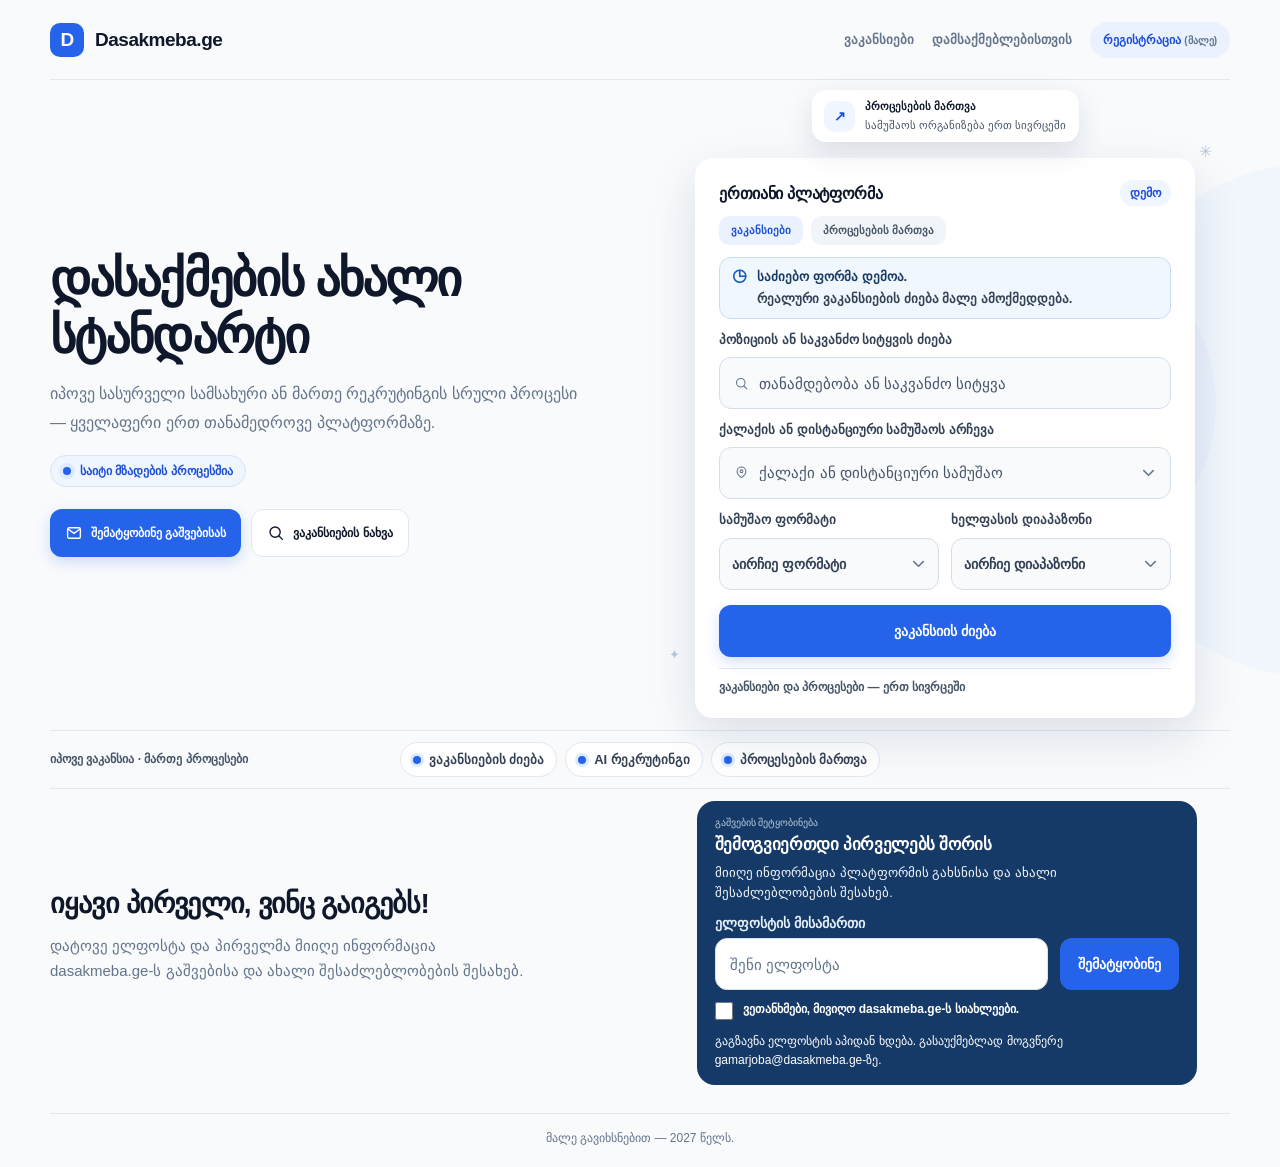
<file: dasakmeba.ge/index.html>
<!doctype html>
<html lang="ka">
<head>
  <meta charset="utf-8">
  <meta name="viewport" content="width=device-width, initial-scale=1">
  <meta name="theme-color" content="#f5f9ff">
  <link rel="icon" type="image/svg+xml" href="favicon.svg">
  <meta name="description" content="dasakmeba.ge — ვაკანსიების მოძიება და სამუშაო პროცესების მართვა ერთ პლატფორმაზე. საიტი მზადების პროცესშია.">
  <title>დასაქმება — მალე გავიხსნებით</title>
  <link rel="stylesheet" href="styles.css">
</head>
<body>
  <div class="page">
    <div class="wrap">
      <header>
        <a class="brand" href="#top" aria-label="Dasakmeba.ge — მთავარი"><span class="brandmark" aria-hidden="true">D</span><span>Dasakmeba.ge</span></a>
        <nav aria-label="მთავარი ნავიგაცია">
          <a href="jobs.html">ვაკანსიები</a>
          <a href="#contact">დამსაქმებლებისთვის</a>
          <span class="nav-register">რეგისტრაცია <small>(მალე)</small></span>
        </nav>
      </header>
      <main id="top">
        <section class="hero" aria-labelledby="hero-title">
          <div class="hero-copy">
            
            <h1 id="hero-title">დასაქმების ახალი სტანდარტი</h1>
            <p class="lead">იპოვე სასურველი სამსახური ან მართე რეკრუტინგის სრული პროცესი — ყველაფერი ერთ თანამედროვე პლატფორმაზე.</p>
            <div class="eyebrow"><span class="pulse"></span> საიტი მზადების პროცესშია</div>
            <div class="contact-row">
              <a class="button button-primary" href="#contact"><svg viewBox="0 0 24 24" fill="none" aria-hidden="true"><rect x="3.5" y="5" width="17" height="14" rx="2" stroke="currentColor" stroke-width="1.8"/><path d="m4.5 7 7.5 5.5L19.5 7" stroke="currentColor" stroke-width="1.8" stroke-linecap="round" stroke-linejoin="round"/></svg>შემატყობინე გაშვებისას</a>
              <a class="button button-secondary" href="jobs.html"><svg viewBox="0 0 24 24" fill="none" aria-hidden="true"><circle cx="10.8" cy="10.8" r="6.8" stroke="currentColor" stroke-width="1.8"/><path d="m16 16 4.5 4.5" stroke="currentColor" stroke-width="1.8" stroke-linecap="round"/></svg>ვაკანსიების ნახვა</a>
            </div>
          </div>
          <div class="art" aria-label="ვაკანსიების ძიების მომავალი გვერდის ილუსტრაცია">
            <div class="orbit"></div><span class="spark one" aria-hidden="true">✳</span><span class="spark two" aria-hidden="true">✦</span>
            <div class="float-card top"><span class="float-icon">↗</span><span>პროცესების მართვა<span class="float-sub">სამუშაოს ორგანიზება ერთ სივრცეში</span></span></div>
            <div class="search-card">
              <div class="search-head"><div class="search-title">ერთიანი პლატფორმა</div><div class="soon-tag">დემო</div></div><div class="product-tabs" aria-label="პლატფორმის მიმართულებების წინასწარი ხედვა"><span class="tab active">ვაკანსიები</span><span class="tab">პროცესების მართვა</span></div>
              <div class="preview-note" role="status"><span class="preview-icon" aria-hidden="true">◷</span><span class="preview-copy"><strong>საძიებო ფორმა დემოა.</strong><br>რეალური ვაკანსიების ძიება მალე ამოქმედდება.</span></div>
              <label class="field-label" for="position-search">პოზიციის ან საკვანძო სიტყვის ძიება</label>
              <div class="field demo-field"><svg viewBox="0 0 24 24" fill="none" aria-hidden="true"><circle cx="10.8" cy="10.8" r="6.8" stroke="currentColor" stroke-width="1.7"/><path d="m16 16 4.5 4.5" stroke="currentColor" stroke-width="1.7" stroke-linecap="round"/></svg><input id="position-search" type="search" placeholder="თანამდებობა ან საკვანძო სიტყვა" disabled></div>
              <label class="field-label" for="location-select">ქალაქის ან დისტანციური სამუშაოს არჩევა</label>
              <div class="field demo-field"><svg viewBox="0 0 24 24" fill="none" aria-hidden="true"><path d="M19 10.2c0 5-7 10-7 10s-7-5-7-10a7 7 0 1 1 14 0Z" stroke="currentColor" stroke-width="1.7"/><circle cx="12" cy="10" r="2.2" stroke="currentColor" stroke-width="1.7"/></svg><select id="location-select" disabled><option>ქალაქი ან დისტანციური სამუშაო</option></select><svg class="select-chevron" viewBox="0 0 16 16" fill="none" aria-hidden="true"><path d="m3 6 5 5 5-5" stroke="currentColor" stroke-width="1.6" stroke-linecap="round" stroke-linejoin="round"/></svg></div>
              <div class="filter-grid">
                <label><span>სამუშაო ფორმატი</span><div class="field demo-field"><select aria-label="სამუშაო ფორმატი" disabled><option>აირჩიე ფორმატი</option></select><svg class="select-chevron" viewBox="0 0 16 16" fill="none" aria-hidden="true"><path d="m3 6 5 5 5-5" stroke="currentColor" stroke-width="1.6" stroke-linecap="round" stroke-linejoin="round"/></svg></div></label>
                <label><span>ხელფასის დიაპაზონი</span><div class="field demo-field"><select aria-label="ხელფასის დიაპაზონი" disabled><option>აირჩიე დიაპაზონი</option></select><svg class="select-chevron" viewBox="0 0 16 16" fill="none" aria-hidden="true"><path d="m3 6 5 5 5-5" stroke="currentColor" stroke-width="1.6" stroke-linecap="round" stroke-linejoin="round"/></svg></div></label>
              </div>
              <button class="search-button" type="button" id="preview-search-button">ვაკანსიის ძიება</button>
              <p class="search-feedback" id="search-feedback" role="status" aria-live="polite" hidden>ვაკანსიების ძიების ფუნქცია მალე გახდება ხელმისაწვდომი. <a href="#contact">დატოვე ელფოსტა</a> და პირველმა გაიგე პლატფორმის გაშვების შესახებ.</p>
              <div class="card-divider"></div>
              <div class="card-foot"><span>ვაკანსიები და პროცესები — ერთ სივრცეში</span></div>
            </div>
          </div>
        </section>
        <section class="strip" id="directions" aria-label="ვაკანსიების მიმართულებები">
          <div class="strip-title">იპოვე ვაკანსია · მართე პროცესები</div>
          <div class="chips"><span class="chip"><span></span>ვაკანსიების ძიება</span><span class="chip"><span></span>AI რეკრუტინგი</span><span class="chip"><span></span>პროცესების მართვა</span></div>
        </section>
        <section class="below" id="contact">
          <div><h2>იყავი პირველი, ვინც გაიგებს!</h2><p>დატოვე ელფოსტა და პირველმა მიიღე ინფორმაცია dasakmeba.ge-ს გაშვებისა და ახალი შესაძლებლობების შესახებ.</p></div>
          <div>
            <div class="contact-card notify-card">
              <small>გაშვების შეტყობინება</small>
              <h3>შემოგვიერთდი პირველებს შორის</h3>
              <p>მიიღე ინფორმაცია პლატფორმის გახსნისა და ახალი შესაძლებლობების შესახებ.</p>
              <form class="notify-form" id="launch-notify" action="mailto:gamarjoba@dasakmeba.ge" method="post" enctype="text/plain">
                <label for="notify-email">ელფოსტის მისამართი</label>
                <div class="notify-row"><input id="notify-email" name="email" type="email" autocomplete="email" placeholder="შენი ელფოსტა" required><button type="submit">შემატყობინე</button></div>
                <label class="notify-consent"><input type="checkbox" name="consent" required><span>ვეთანხმები, მივიღო dasakmeba.ge-ს სიახლეები.</span></label>
                <p class="notify-privacy">გაგზავნა ელფოსტის აპიდან ხდება. გასაუქმებლად მოგვწერე <a href="mailto:gamarjoba@dasakmeba.ge">gamarjoba@dasakmeba.ge</a>-ზე.</p>
                <p class="notify-status" role="status" aria-live="polite"></p>
              </form>
            </div>
          </div>
        </section>
      </main>
      <footer><span>მალე გავიხსნებით — 2027 წელს.</span></footer>
    </div>
  </div>
  <script>
    // Clear the old preview anchor so saved #jobs-search links open at the top.
    const pageNavigation = performance.getEntriesByType('navigation')[0];
    if (window.location.hash === '#jobs-search') {
      try { window.history.replaceState(null, '', window.location.pathname + window.location.search); } catch (error) {}
      window.scrollTo(0, 0);
    } else if (!window.location.hash && pageNavigation && pageNavigation.type === 'reload') {
      window.scrollTo(0, 0);
    }
    document.getElementById('preview-search-button').addEventListener('click', function () {
      document.getElementById('search-feedback').hidden = false;
    });
document.getElementById('launch-notify').addEventListener('submit', function (event) {
      event.preventDefault();
      const email = this.elements.email.value.trim();
      const subject = encodeURIComponent('შეგვატყობინე dasakmeba.ge-ს გაშვებისას');
      const body = encodeURIComponent('თანახმა ვარ მივიღო სიახლეები dasakmeba.ge-ს გაშვებისა და ახალი შესაძლებლობების შესახებ.\n\nჩემი ელფოსტა: ' + email + '\n\nგამოწერის გაუქმებას მოვითხოვ ელფოსტით.');
      this.querySelector('.notify-status').textContent = 'ელფოსტის აპში გასაგზავნი წერილი გაიხსნა. რეგისტრაციის დასასრულებლად წერილი გააგზავნე.';
      window.location.href = 'mailto:gamarjoba@dasakmeba.ge?subject=' + subject + '&body=' + body;
    });
  </script>
</body>
</html>
</file>
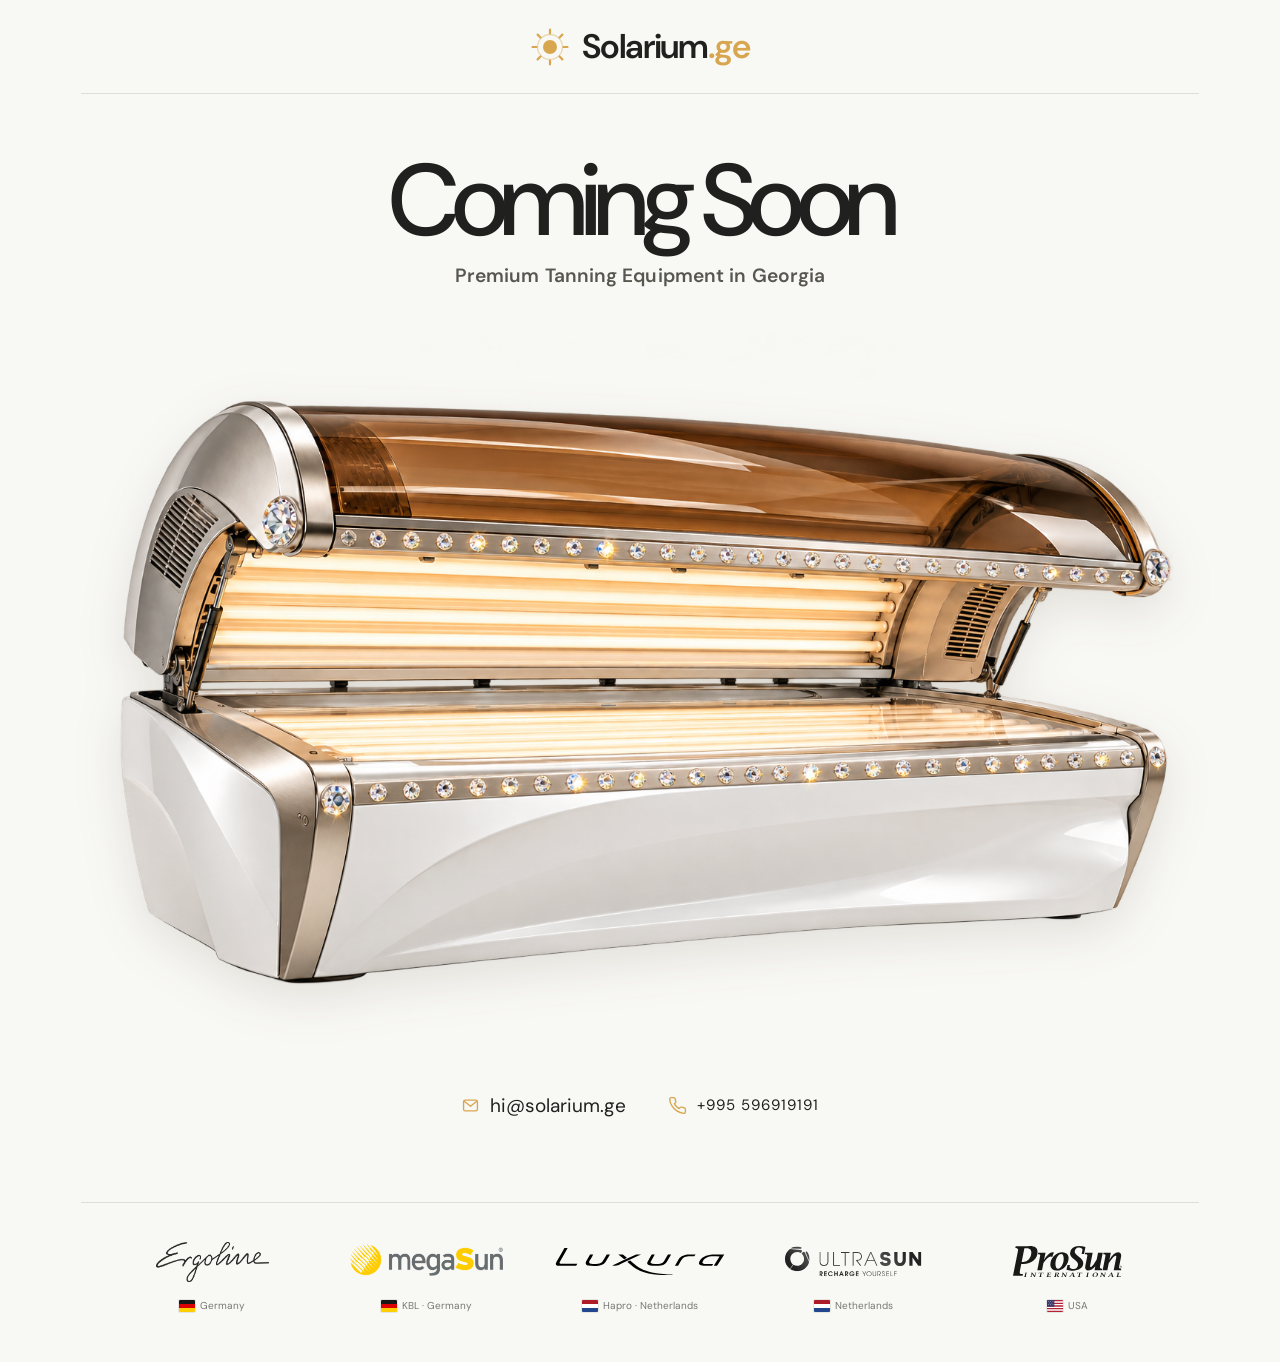
<file: outputs/index.html>
<!doctype html>
<html lang="ka">
<head>
  <meta charset="utf-8">
  <meta name="viewport" content="width=device-width, initial-scale=1">
  <meta name="theme-color" content="#f8f8f5">
  <meta name="description" content="Solarium.ge — ვერტიკალური და ჰორიზონტალური სოლარიუმები მალე.">
  <title>Solarium.ge — Coming Soon</title>
  <link rel="icon" type="image/svg+xml" href="favicon.svg">
  <link rel="preconnect" href="https://fonts.googleapis.com">
  <link rel="preconnect" href="https://fonts.gstatic.com" crossorigin>
  <link href="https://fonts.googleapis.com/css2?family=DM+Sans:wght@400;500;600;700&family=Dancing+Script:wght@600;700&family=Noto+Sans+Georgian:wght@400;500;600;700&display=swap" rel="stylesheet">
  <style>
    :root {
      color-scheme: light;
      --paper: #f8f8f5;
      --ink: #20211f;
      --muted: #777873;
      --line: #deded8;
      --sun: #d9a650;
      font-family: "Noto Sans Georgian", "DM Sans", sans-serif;
      font-synthesis: none;
      text-rendering: optimizeLegibility;
    }
    * { box-sizing: border-box; }
    html { min-width: 320px; min-height: 100%; background: var(--paper); }
    body { min-width: 320px; min-height: 100svh; margin: 0; color: var(--ink); background: var(--paper); }
    .page { width: min(100%, 1500px); margin: 0 auto; padding: 0 clamp(20px, 6.3vw, 96px); }
    .masthead { display: flex; min-height: 94px; align-items: center; justify-content: center; border-bottom: 1px solid var(--line); }
    .wordmark { display: inline-flex; align-items: center; gap: 12px; font-family: "DM Sans", sans-serif; font-size: clamp(24px, 3vw, 34px); font-weight: 600; letter-spacing: -.04em; }
    .sun-mark { display: block; width: clamp(31px, 3.5vw, 40px); height: clamp(31px, 3.5vw, 40px); flex: none; color: var(--sun); }
    .wordmark .name span { color: var(--sun); }
    main { padding: clamp(23px, 3.8vw, 53px) 0 48px; }
    .products { display: grid; grid-template-columns: minmax(0, 1fr); align-items: stretch; gap: 0; }
    .product { width: min(100%, 1100px); min-width: 0; margin: 0; justify-self: center; }
    .product-art { display: grid; aspect-ratio: 3 / 2; place-items: center; overflow: visible; background: transparent; }
    .product img { display: block; width: 103.4%; height: auto; object-fit: contain; filter: drop-shadow(0 16px 24px rgba(76, 57, 35, .12)); }
    .soon { margin: 9px 0 0; font-family: "DM Sans", sans-serif; font-size: clamp(45px, 7.92vw, 104.4px); font-weight: 500; line-height: .95; letter-spacing: -.075em; text-align: center; }
    .tagline { margin: 14px 0 clamp(8px, 1.6vw, 18px); color: #57564f; font-family: "DM Sans", sans-serif; font-size: clamp(14.4px, 1.68vw, 19.2px); font-weight: 600; letter-spacing: .005em; line-height: 1.5; text-align: center; text-wrap: balance; }
    .contact { display: flex; align-items: center; justify-content: center; flex-wrap: wrap; gap: 13px clamp(22px, 4vw, 42px); margin-top: clamp(12px, 2vw, 28px); font-family: "DM Sans", "Noto Sans Georgian", sans-serif; }
    .email { display: inline-flex; align-items: center; gap: 10px; color: var(--ink); font-size: clamp(16px, 2vw, 19px); font-weight: 400; }
    .email svg { width: 19px; height: 19px; flex: none; color: var(--sun); }
    .phone { display: inline-flex; align-items: center; gap: 10px; color: var(--ink); font-size: 15px; letter-spacing: .07em; }
    .phone svg { width: 19px; height: 19px; flex: none; color: var(--sun); }
    .brands { display: flex; min-height: 112px; align-items: center; justify-content: center; gap: clamp(12px, 1.4vw, 20px); margin-top: clamp(46px, 7vw, 84px); padding-top: 25px; border-top: 1px solid var(--line); }
    .brand { display: flex; width: 196px; flex: 0 1 196px; flex-direction: column; align-items: center; justify-content: center; color: #3c3e3b; }
    .brand-item { display: flex; align-items: center; justify-content: center; height: 65px; width: 100%; }
    .brand-item img { display: block; max-width: 100%; max-height: 32px; width: auto; height: auto; object-fit: contain; }
    .brand-logo { flex: none; }
    .brand.ergoline .brand-item img { max-height: 40px; }
    .brand.luxura .brand-item img { max-width: 170px; }
    .brand.megasun .brand-logo { transform: translateY(-2px); }
    .brand.ergoline .brand-logo {filter: grayscale(1) brightness(.42);}
    .brand.ultrasun .brand-logo {filter: grayscale(1) brightness(.42);}
    .brand-country { display: inline-flex; align-items: center; gap: 5px; margin-top: 6px; color: var(--muted); font-family: "DM Sans", sans-serif; font-size: 10px; line-height: 1; white-space: nowrap; }
    .brand-country svg { display: block; width: 16px; height: 12px; flex: none; border-radius: 1px; box-shadow: 0 0 0 1px rgba(32, 33, 31, .09); }
    @media (max-width: 720px) {
      .page { padding-inline: 18px; }
      .masthead { min-height: 76px; }
      main { padding-top: 19px; padding-bottom: 10px; }
      .products { grid-template-columns: 1fr; gap: 24px; }
      .product { width: min(100%, 540px); justify-self: center; }
      .soon { margin: 5px 0 0; }
      .tagline { margin: 12px 0 14px; }
      .contact { margin-top: 10px; }
      .brands { min-height: 96px; margin-top: 50px; flex-wrap: wrap; justify-content: center; gap: 15px 12px; }
      .brand { width: calc((100% - 24px) / 3); min-width: 0; flex: 0 0 calc((100% - 24px) / 3); }
      .brand-item img { max-height: clamp(14px, 4vw, 28px); }
      .brand.ergoline .brand-item img { max-height: clamp(21px, 5vw, 36px); }
      .brand.luxura .brand-item img { max-width: min(100%, clamp(87px, 22vw, 160px)); max-height: clamp(21px, 5vw, 36px); }
      .brand-country { max-width: 100%; min-height: 20px; flex-wrap: wrap; justify-content: center; gap: 3px; font-size: 8px; line-height: 1.1; text-align: center; white-space: normal; }
      .phone, .phone a, .phone a:link, .phone a:visited, .phone a:hover, .phone a:active { color: var(--ink) !important; -webkit-text-fill-color: var(--ink); text-decoration: none; }
      .brand-item { height: 48px; }
      .brand-country { align-items: flex-start; margin-top: 2px; }
      .brand-country svg { width: 12px; height: 9px; }
    }
    @media (max-width: 380px) {
      .page { padding-inline: 14px; }
    }
  </style>
</head>
<body>
  <div class="page">
    <header class="masthead">
      <div class="wordmark">
        <svg class="sun-mark" viewBox="0 0 40 40" fill="none" aria-hidden="true">
          <circle cx="20" cy="20" r="7" fill="currentColor"/>
          <path d="M20 2.5v4M20 33.5v4M2.5 20h4M33.5 20h4M7.63 7.63l2.83 2.83m19.08 19.08 2.83 2.83m0-24.74-2.83 2.83m-19.08 19.08-2.83 2.83" stroke="currentColor" stroke-width="2.2" stroke-linecap="round"/>
          <circle cx="20" cy="20" r="12.5" stroke="currentColor" stroke-width="1.3" opacity=".42"/>
        </svg>
        <span class="name">Solarium<span>.ge</span></span>
      </div>
    </header>
    <main>
      <h1 class="soon">Coming Soon</h1>
      <p class="tagline">Premium Tanning Equipment in Georgia</p>
      <section class="products" aria-label="ჰორიზონტალური სოლარიუმი">

        <figure class="product">
          <div class="product-art"><img src="solarium-horizontal-crystal.png" alt="ჰორიზონტალური სოლარიუმის საილუსტრაციო რენდერი"></div>
        </figure>

      </section>
      <section class="contact" aria-label="საკონტაქტო ინფორმაცია">
        <div class="email">
          <svg viewBox="0 0 24 24" fill="none" aria-hidden="true"><rect x="3.25" y="5.25" width="17.5" height="13.5" rx="2" stroke="currentColor" stroke-width="1.7"/><path d="m4.5 7 7.5 6 7.5-6" stroke="currentColor" stroke-width="1.7" stroke-linecap="round" stroke-linejoin="round"/></svg>
          <span>hi@solarium.ge</span>
        </div>
        <div class="phone">
          <svg viewBox="0 0 24 24" fill="none" aria-hidden="true"><path d="M22 16.92v3a2 2 0 0 1-2.18 2 19.79 19.79 0 0 1-8.63-3.07 19.5 19.5 0 0 1-6-6A19.79 19.79 0 0 1 2.12 4.18 2 2 0 0 1 4.11 2h3a2 2 0 0 1 2 1.72c.12.96.35 1.9.69 2.8a2 2 0 0 1-.45 2.11L8.08 9.91a16 16 0 0 0 6 6l1.27-1.27a2 2 0 0 1 2.11-.45c.9.34 1.84.57 2.8.69A2 2 0 0 1 22 16.92Z" stroke="currentColor" stroke-width="1.7" stroke-linecap="round" stroke-linejoin="round"/></svg>
          <span>+995 596919191</span>
        </div>
      </section>
      <section class="brands" aria-label="წარმოდგენილი ბრენდები">
        <div class="brand ergoline"><div class="brand-item"><img class="brand-logo" src="brand-logos/ergoline.png" alt="Ergoline"></div><span class="brand-country"><svg viewBox="0 0 24 18" aria-hidden="true"><path fill="#171717" d="M0 0h24v6H0z"/><path fill="#d00" d="M0 6h24v6H0z"/><path fill="#ffce00" d="M0 12h24v6H0z"/></svg>Germany</span></div>
        <div class="brand megasun"><div class="brand-item"><img class="brand-logo" src="brand-logos/megasun-trim.png" alt="megaSun"></div><span class="brand-country"><svg viewBox="0 0 24 18" aria-hidden="true"><path fill="#171717" d="M0 0h24v6H0z"/><path fill="#d00" d="M0 6h24v6H0z"/><path fill="#ffce00" d="M0 12h24v6H0z"/></svg>KBL · Germany</span></div>
        <div class="brand luxura"><div class="brand-item"><img class="brand-logo" src="brand-logos/luxura.svg" alt="Luxura"></div><span class="brand-country"><svg viewBox="0 0 24 18" aria-hidden="true"><path fill="#ae1c28" d="M0 0h24v6H0z"/><path fill="#fff" d="M0 6h24v6H0z"/><path fill="#21468b" d="M0 12h24v6H0z"/></svg>Hapro · Netherlands</span></div>
        <div class="brand ultrasun"><div class="brand-item"><img class="brand-logo" src="brand-logos/ultrasun.svg" alt="Ultrasun"></div><span class="brand-country"><svg viewBox="0 0 24 18" aria-hidden="true"><path fill="#ae1c28" d="M0 0h24v6H0z"/><path fill="#fff" d="M0 6h24v6H0z"/><path fill="#21468b" d="M0 12h24v6H0z"/></svg>Netherlands</span></div>
        <div class="brand prosun"><div class="brand-item"><img class="brand-logo" src="brand-logos/prosun.svg" alt="ProSun"></div><span class="brand-country"><svg viewBox="0 0 24 18" aria-hidden="true"><path fill="#fff" d="M0 0h24v18H0z"/><path fill="#b22234" d="M0 0h24v2H0zm0 4h24v2H0zm0 4h24v2H0zm0 4h24v2H0zm0 4h24v2H0z"/><path fill="#3c3b6e" d="M0 0h11v10H0z"/><g fill="#fff"><circle cx="2" cy="2" r=".55"/><circle cx="5.5" cy="2" r=".55"/><circle cx="9" cy="2" r=".55"/><circle cx="3.75" cy="4.5" r=".55"/><circle cx="7.25" cy="4.5" r=".55"/><circle cx="2" cy="7" r=".55"/><circle cx="5.5" cy="7" r=".55"/><circle cx="9" cy="7" r=".55"/></g></svg>USA</span></div>
      </section>
    </main>
  </div>
</body>
</html>
</file>
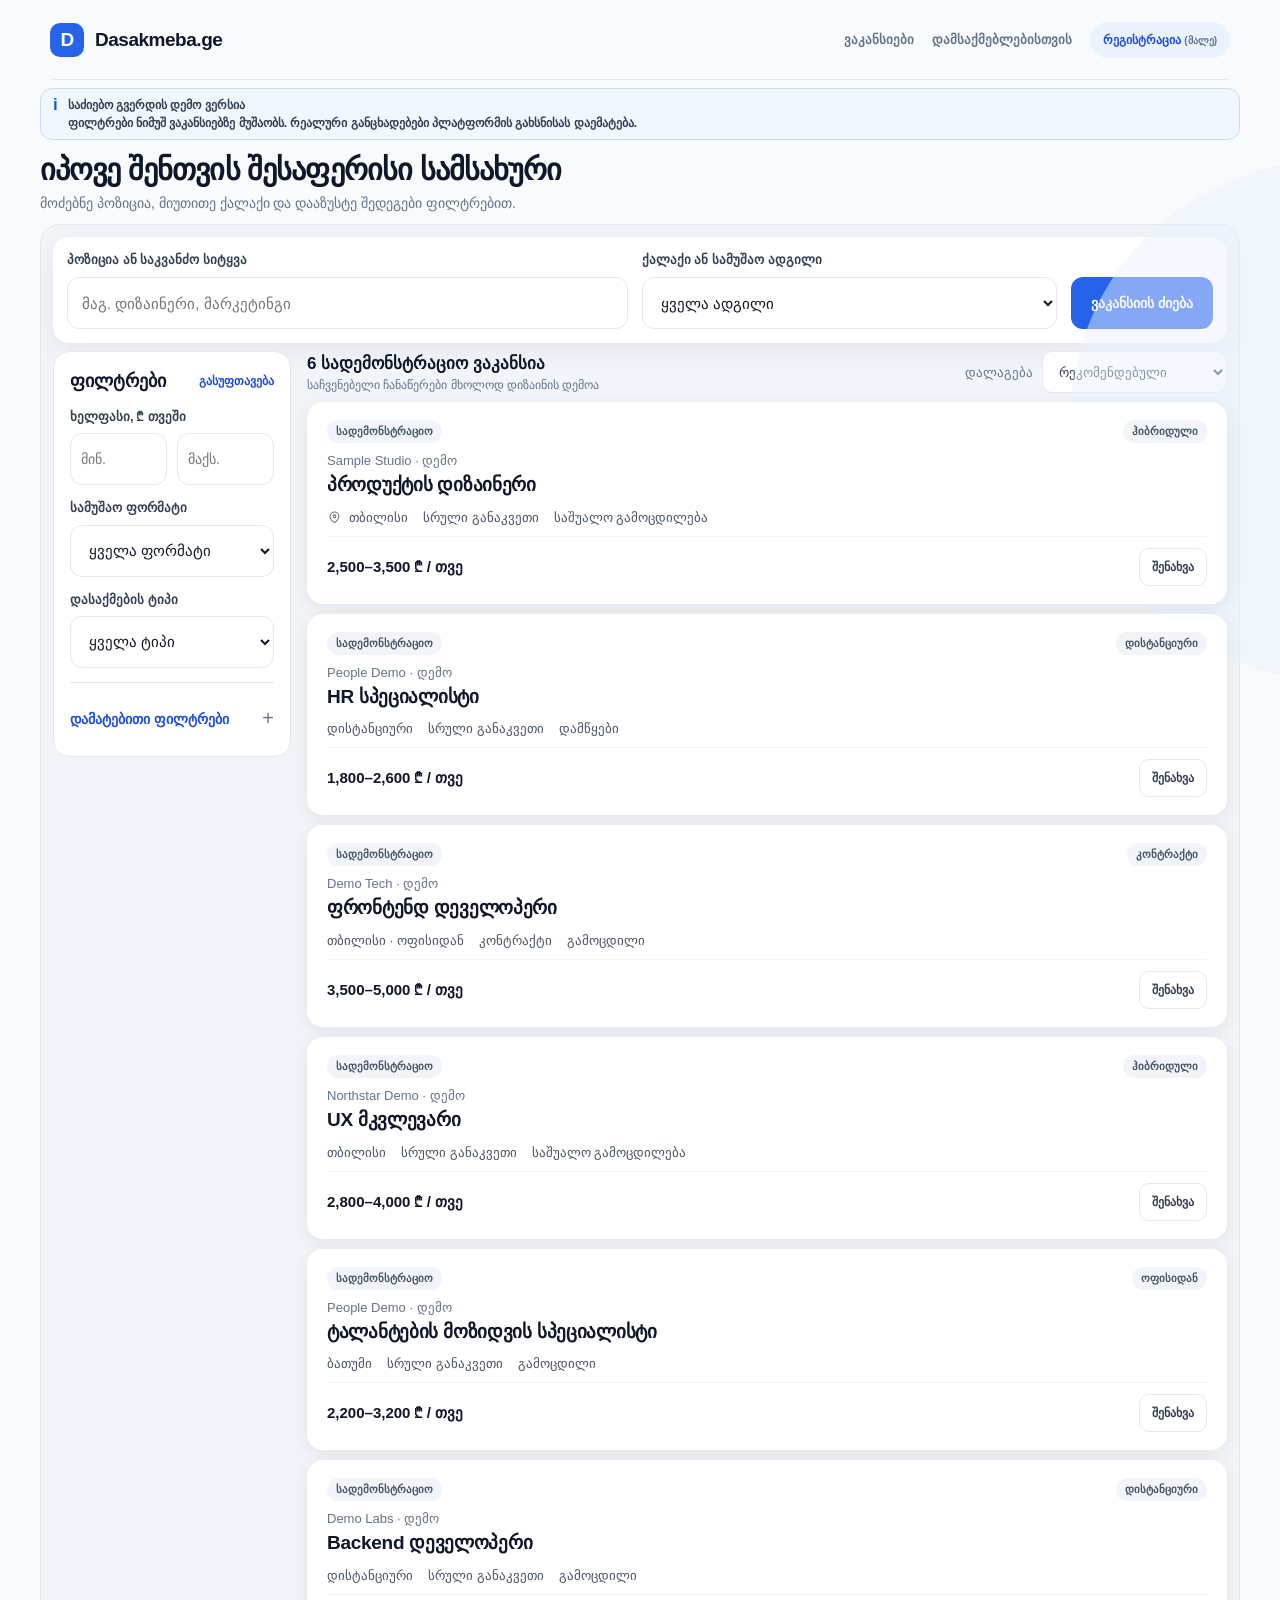
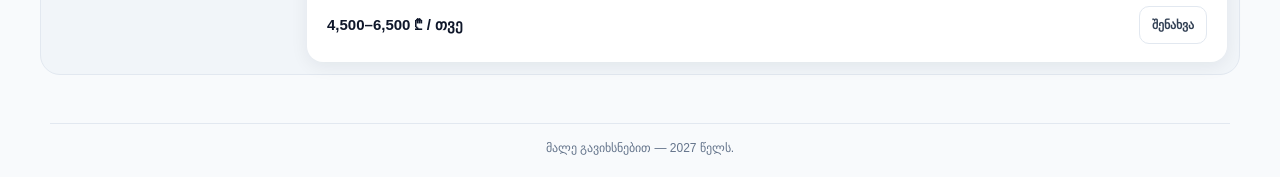
<file: dasakmeba.ge/jobs.html>
<!doctype html>
<html lang="ka">
<head>
  <meta charset="utf-8">
  <meta name="viewport" content="width=device-width, initial-scale=1">
  <meta name="theme-color" content="#F8FAFC">
  <meta name="description" content="dasakmeba.ge — ვაკანსიების ძიების წინასწარი დემო.">
  <link rel="icon" type="image/svg+xml" href="favicon.svg">
  <link rel="stylesheet" href="styles.css">
  <title>ვაკანსიების ძიება — Dasakmeba.ge</title>
</head>
<body>
  <div class="page">
    <div class="wrap">
      <header>
        <a class="brand" href="index.html" aria-label="Dasakmeba.ge — მთავარი"><span class="brandmark" aria-hidden="true">D</span><span>Dasakmeba.ge</span></a>
        <nav aria-label="მთავარი ნავიგაცია">
          <a href="jobs.html" aria-current="page">ვაკანსიები</a>
          <a href="index.html#contact">დამსაქმებლებისთვის</a>
          <span class="nav-register">რეგისტრაცია <small>(მალე)</small></span>
        </nav>
      </header>
    </div>
    <main class="jobs-shell">
      <div class="preview-note jobs-demo-note" role="status"><span class="preview-icon" aria-hidden="true">i</span><span><strong>საძიებო გვერდის დემო ვერსია</strong><br>ფილტრები ნიმუშ ვაკანსიებზე მუშაობს. რეალური განცხადებები პლატფორმის გახსნისას დაემატება.</span></div>
      <h1 class="jobs-heading">იპოვე შენთვის შესაფერისი სამსახური</h1>
      <p class="jobs-intro">მოძებნე პოზიცია, მიუთითე ქალაქი და დააზუსტე შედეგები ფილტრებით.</p>
      <div class="jobs-content">
      <form class="jobs-query" id="jobs-search-form">
        <div class="jobs-field"><label for="keyword">პოზიცია ან საკვანძო სიტყვა</label><input id="keyword" type="search" placeholder="მაგ. დიზაინერი, მარკეტინგი" autocomplete="off"></div>
        <div class="jobs-field"><label for="city">ქალაქი ან სამუშაო ადგილი</label><select id="city"><option value="">ყველა ადგილი</option><option value="თბილისი">თბილისი</option><option value="დისტანციური">დისტანციური</option><option value="ბათუმი">ბათუმი</option></select></div>
        <button type="submit" id="search-submit">ვაკანსიის ძიება</button>
      </form>
      <div class="jobs-layout">
        <aside class="filters-panel" aria-label="ვაკანსიების ფილტრები">
          <div class="filters-heading"><h2>ფილტრები</h2><button class="clear-filters" type="button" id="clear-filters">გასუფთავება</button></div>
          <div class="filter-control"><label for="salary-min">ხელფასი, ₾ თვეში</label><div class="salary-range"><input id="salary-min" type="number" min="0" inputmode="numeric" placeholder="მინ."><input id="salary-max" type="number" min="0" inputmode="numeric" placeholder="მაქს."></div></div>
          <div class="filter-control"><label for="work-format">სამუშაო ფორმატი</label><select id="work-format"><option value="">ყველა ფორმატი</option><option value="ოფისიდან">ოფისიდან</option><option value="ჰიბრიდული">ჰიბრიდული</option><option value="დისტანციური">დისტანციური</option></select></div>
          <div class="filter-control"><label for="employment-type">დასაქმების ტიპი</label><select id="employment-type"><option value="">ყველა ტიპი</option><option value="სრული განაკვეთი">სრული განაკვეთი</option><option value="ნახევარი განაკვეთი">ნახევარი განაკვეთი</option><option value="კონტრაქტი">კონტრაქტი</option><option value="სტაჟირება">სტაჟირება</option></select></div>
          <details class="more-filters">
            <summary>დამატებითი ფილტრები</summary>
            <div class="filter-control"><label for="experience">გამოცდილება</label><select id="experience"><option value="">ნებისმიერი</option><option value="დამწყები">დამწყები</option><option value="საშუალო">საშუალო</option><option value="გამოცდილი">გამოცდილი</option></select></div>
            <div class="filter-control"><label for="category">მიმართულება</label><select id="category"><option value="">ყველა მიმართულება</option><option value="დიზაინი">დიზაინი</option><option value="HR">HR</option><option value="ტექნოლოგიები">ტექნოლოგიები</option></select></div>
          </details>
        </aside>
        <section class="results-column" aria-label="ვაკანსიების შედეგები">
          <div class="results-toolbar"><div><p class="results-count" id="results-count" aria-live="polite">6 სადემონსტრაციო ვაკანსია</p><p class="results-caption">საჩვენებელი ჩანაწერები მხოლოდ დიზაინის დემოა</p></div><label class="sort-control" for="sort-by">დალაგება <select id="sort-by"><option value="recommended">რეკომენდებული</option><option value="salary-asc">ხელფასი: დაბლიდან</option><option value="salary-desc">ხელფასი: მაღლიდან</option></select></label></div>
          <div class="active-filters" id="active-filters" aria-label="აქტიური ფილტრები"></div>
          <div class="jobs-loading" id="jobs-loading" hidden><span class="spinner" aria-hidden="true"></span>დემო შედეგები ახლდება…</div>
          <div class="job-list" id="job-list">
            <article class="job-card" data-title="პროდუქტის დიზაინერი" data-company="Sample Studio" data-city="თბილისი" data-format="ჰიბრიდული" data-type="სრული განაკვეთი" data-salary-min="2500" data-salary-max="3500" data-experience="საშუალო" data-category="დიზაინი">
              <div class="job-card-top"><span class="job-demo-tag">სადემონსტრაციო</span><span class="job-demo-tag">ჰიბრიდული</span></div><p class="job-company">Sample Studio · დემო</p><h2 class="job-title">პროდუქტის დიზაინერი</h2>
              <div class="job-meta"><span><svg viewBox="0 0 24 24" fill="none" aria-hidden="true"><path d="M19 10.2c0 5-7 10-7 10s-7-5-7-10a7 7 0 1 1 14 0Z" stroke="currentColor" stroke-width="1.7"/><circle cx="12" cy="10" r="2.2" stroke="currentColor" stroke-width="1.7"/></svg>თბილისი</span><span>სრული განაკვეთი</span><span>საშუალო გამოცდილება</span></div><div class="job-card-bottom"><p class="job-salary">2,500–3,500 ₾ / თვე</p><button class="save-job" type="button" aria-pressed="false">შენახვა</button></div>
            </article>
            <article class="job-card" data-title="HR სპეციალისტი" data-company="People Demo" data-city="დისტანციური" data-format="დისტანციური" data-type="სრული განაკვეთი" data-salary-min="1800" data-salary-max="2600" data-experience="დამწყები" data-category="HR">
              <div class="job-card-top"><span class="job-demo-tag">სადემონსტრაციო</span><span class="job-demo-tag">დისტანციური</span></div><p class="job-company">People Demo · დემო</p><h2 class="job-title">HR სპეციალისტი</h2>
              <div class="job-meta"><span>დისტანციური</span><span>სრული განაკვეთი</span><span>დამწყები</span></div><div class="job-card-bottom"><p class="job-salary">1,800–2,600 ₾ / თვე</p><button class="save-job" type="button" aria-pressed="false">შენახვა</button></div>
            </article>
            <article class="job-card" data-title="ფრონტენდ დეველოპერი" data-company="Demo Tech" data-city="თბილისი" data-format="ოფისიდან" data-type="კონტრაქტი" data-salary-min="3500" data-salary-max="5000" data-experience="გამოცდილი" data-category="ტექნოლოგიები">
              <div class="job-card-top"><span class="job-demo-tag">სადემონსტრაციო</span><span class="job-demo-tag">კონტრაქტი</span></div><p class="job-company">Demo Tech · დემო</p><h2 class="job-title">ფრონტენდ დეველოპერი</h2>
              <div class="job-meta"><span>თბილისი · ოფისიდან</span><span>კონტრაქტი</span><span>გამოცდილი</span></div><div class="job-card-bottom"><p class="job-salary">3,500–5,000 ₾ / თვე</p><button class="save-job" type="button" aria-pressed="false">შენახვა</button></div>
            </article>
            <article class="job-card" data-title="UX მკვლევარი" data-company="Northstar Demo" data-city="თბილისი" data-format="ჰიბრიდული" data-type="სრული განაკვეთი" data-salary-min="2800" data-salary-max="4000" data-experience="საშუალო" data-category="დიზაინი">
              <div class="job-card-top"><span class="job-demo-tag">სადემონსტრაციო</span><span class="job-demo-tag">ჰიბრიდული</span></div><p class="job-company">Northstar Demo · დემო</p><h2 class="job-title">UX მკვლევარი</h2>
              <div class="job-meta"><span>თბილისი</span><span>სრული განაკვეთი</span><span>საშუალო გამოცდილება</span></div><div class="job-card-bottom"><p class="job-salary">2,800–4,000 ₾ / თვე</p><button class="save-job" type="button" aria-pressed="false">შენახვა</button></div>
            </article>
            <article class="job-card" data-title="ტალანტების მოზიდვის სპეციალისტი" data-company="People Demo" data-city="ბათუმი" data-format="ოფისიდან" data-type="სრული განაკვეთი" data-salary-min="2200" data-salary-max="3200" data-experience="გამოცდილი" data-category="HR">
              <div class="job-card-top"><span class="job-demo-tag">სადემონსტრაციო</span><span class="job-demo-tag">ოფისიდან</span></div><p class="job-company">People Demo · დემო</p><h2 class="job-title">ტალანტების მოზიდვის სპეციალისტი</h2>
              <div class="job-meta"><span>ბათუმი</span><span>სრული განაკვეთი</span><span>გამოცდილი</span></div><div class="job-card-bottom"><p class="job-salary">2,200–3,200 ₾ / თვე</p><button class="save-job" type="button" aria-pressed="false">შენახვა</button></div>
            </article>
            <article class="job-card" data-title="Backend დეველოპერი" data-company="Demo Labs" data-city="დისტანციური" data-format="დისტანციური" data-type="სრული განაკვეთი" data-salary-min="4500" data-salary-max="6500" data-experience="გამოცდილი" data-category="ტექნოლოგიები">
              <div class="job-card-top"><span class="job-demo-tag">სადემონსტრაციო</span><span class="job-demo-tag">დისტანციური</span></div><p class="job-company">Demo Labs · დემო</p><h2 class="job-title">Backend დეველოპერი</h2>
              <div class="job-meta"><span>დისტანციური</span><span>სრული განაკვეთი</span><span>გამოცდილი</span></div><div class="job-card-bottom"><p class="job-salary">4,500–6,500 ₾ / თვე</p><button class="save-job" type="button" aria-pressed="false">შენახვა</button></div>
            </article>
          </div>
          <div class="jobs-empty" id="jobs-empty" hidden><svg viewBox="0 0 48 48" fill="none" aria-hidden="true"><circle cx="20" cy="20" r="12" stroke="currentColor" stroke-width="2"/><path d="m29 29 10 10M15 20h10" stroke="currentColor" stroke-width="2" stroke-linecap="round"/></svg><h2>შედეგები ვერ მოიძებნა</h2><p>შეცვალე საძიებო სიტყვა ან გაასუფთავე ფილტრები და თავიდან სცადე.</p><button type="button" id="empty-clear">ფილტრების გასუფთავება</button></div>
        </section>
      </div>
      </div>
    </main>
    <div class="wrap"><footer><span>მალე გავიხსნებით — 2027 წელს.</span></footer></div>
  </div>
  <script>
    const form=document.getElementById('jobs-search-form');
    const controls={keyword:document.getElementById('keyword'),city:document.getElementById('city'),min:document.getElementById('salary-min'),max:document.getElementById('salary-max'),format:document.getElementById('work-format'),type:document.getElementById('employment-type'),experience:document.getElementById('experience'),category:document.getElementById('category')};
    const jobs=[...document.querySelectorAll('.job-card')],count=document.getElementById('results-count'),list=document.getElementById('job-list'),empty=document.getElementById('jobs-empty'),loading=document.getElementById('jobs-loading'),submit=document.getElementById('search-submit'),chips=document.getElementById('active-filters');
    const labels={keyword:'ძიება',city:'ადგილი',min:'მინ. ხელფასი',max:'მაქს. ხელფასი',format:'ფორმატი',type:'დასაქმება',experience:'გამოცდილება',category:'მიმართულება'};
    let pendingSearch;
    function currentFilters(){return Object.fromEntries(Object.entries(controls).map(([key,node])=>[key,node.value.trim()]));}
    function filteredJobs(){const f=currentFilters();return jobs.filter(card=>{const d=card.dataset,hay=(d.title+' '+d.company).toLocaleLowerCase('ka');return (!f.keyword||hay.includes(f.keyword.toLocaleLowerCase('ka')))&&(!f.city||d.city===f.city)&&(!f.min||Number(d.salaryMax)>=Number(f.min))&&(!f.max||Number(d.salaryMin)<=Number(f.max))&&(!f.format||d.format===f.format)&&(!f.type||d.type===f.type)&&(!f.experience||d.experience===f.experience)&&(!f.category||d.category===f.category);});}
    function paintChips(){chips.replaceChildren();for(const [key,value] of Object.entries(currentFilters()))if(value){const chip=document.createElement('span');chip.className='filter-chip';chip.append(document.createTextNode(`${labels[key]}: ${value}`));const remove=document.createElement('button');remove.type='button';remove.setAttribute('aria-label',`${labels[key]} ფილტრის წაშლა`);remove.textContent='×';remove.addEventListener('click',()=>{controls[key].value='';update(false);});chip.append(remove);chips.append(chip);}}
    function update(showLoading=true){window.clearTimeout(pendingSearch);const render=()=>{const matches=filteredJobs(),mode=document.getElementById('sort-by').value;if(mode==='salary-asc')matches.sort((a,b)=>Number(a.dataset.salaryMin)-Number(b.dataset.salaryMin));if(mode==='salary-desc')matches.sort((a,b)=>Number(b.dataset.salaryMax)-Number(a.dataset.salaryMax));for(const card of jobs){const visible=matches.includes(card);card.hidden=!visible;if(visible)list.append(card);}count.textContent=`${matches.length} სადემონსტრაციო ვაკანსია`;empty.hidden=matches.length>0;paintChips();loading.hidden=true;list.removeAttribute('aria-busy');submit.removeAttribute('aria-busy');submit.disabled=false;submit.textContent='ვაკანსიის ძიება';};if(!showLoading){render();return;}loading.hidden=false;list.setAttribute('aria-busy','true');submit.setAttribute('aria-busy','true');submit.disabled=true;submit.textContent='იძებნება';pendingSearch=window.setTimeout(render,260);}
    form.addEventListener('submit',event=>{event.preventDefault();update(true);});
    for(const control of Object.values(controls))control.addEventListener('change',()=>update(true));
    controls.keyword.addEventListener('input',()=>{window.clearTimeout(pendingSearch);pendingSearch=window.setTimeout(()=>update(true),320);});
    document.getElementById('sort-by').addEventListener('change',()=>update(false));
    function clearAll(){for(const control of Object.values(controls))control.value='';update(false);}
    document.getElementById('clear-filters').addEventListener('click',clearAll);document.getElementById('empty-clear').addEventListener('click',clearAll);
    document.querySelectorAll('.save-job').forEach(button=>button.addEventListener('click',()=>{const saved=button.getAttribute('aria-pressed')==='true';button.setAttribute('aria-pressed',String(!saved));button.textContent=saved?'შენახვა':'შენახულია';}));
  </script>
</body>
</html>
</file>
<file: dasakmeba.ge/styles.css>
@font-face{font-family:"GL Universiteti";src:url("fonts/gl-universiteti-regular.ttf") format("truetype");font-style:normal;font-weight:400;font-display:swap}
    :root{--ink:#142b4a;--muted:#60748d;--line:#dce7f3;--paper:#f5f9ff;--white:#fff;--blue:#1877f2;--blue-dark:#155fc0;--blue-soft:#d9e9ff;--navy:#164775;--wash:#eaf3ff;--orange:#6b9fea}
    *{box-sizing:border-box}
    ::selection{background:#c8ddfb;color:#123960}
    :focus-visible{outline:3px solid #1877f2;outline-offset:3px}
    html{scroll-behavior:smooth}
    body{margin:0;background:var(--paper);color:var(--ink);font-family:"GL Universiteti","Noto Sans Georgian","Sylfaen",Arial,sans-serif;-webkit-font-smoothing:antialiased}
    a{color:inherit;text-decoration:none}
    .page{min-height:100vh;overflow:hidden;position:relative}
    .page:before{content:"";position:absolute;width:210px;height:520px;background:radial-gradient(circle 260px at 260px 260px,#eaf3ff 259px,transparent 260px);top:178px;right:0;z-index:0}
    .wrap{width:min(1140px,calc(100% - 48px));margin:auto;position:relative;z-index:1}
    header{height:92px;display:flex;align-items:center;justify-content:space-between;border-bottom:1px solid var(--line)}
    .brand{display:flex;align-items:center;gap:11px;font-weight:850;font-size:20px;letter-spacing:-.6px}
    .brandmark{width:34px;height:34px;border-radius:11px;background:var(--blue);display:grid;place-items:center;color:#fff;font-size:19px;font-weight:900;transform:rotate(-5deg)}
    nav{display:flex;align-items:center;gap:20px;color:#60748d;font-size:13px;font-weight:650}nav>a{white-space:nowrap}.nav-login{border:0;background:none;padding:12px 0;color:#49627e;font:inherit;font-weight:700;white-space:nowrap;cursor:not-allowed;opacity:.62}.nav-register{padding:11px 13px;border-radius:999px;background:#e8f2ff;color:#155fc0;font-size:12px;font-weight:760;white-space:nowrap}.nav-register small{font-size:10px;color:#60748d}
    .nav-cta{padding:12px 18px;border:1px solid var(--line);border-radius:999px;color:var(--ink);background:rgba(255,255,255,.68)}
    .hero{display:grid;grid-template-columns:1.04fr .96fr;gap:68px;align-items:start;padding:48px 0 48px;margin-top:-48px}
    .hero-copy{max-width:650px;transform:translateY(24px)}
    .eyebrow{display:inline-flex;align-items:center;gap:9px;border:1px solid var(--line);border-radius:99px;background:#fff;padding:9px 13px;color:#49627e;font-size:11px;font-weight:760;letter-spacing:.04em}
    .pulse{width:8px;height:8px;border-radius:50%;background:#1877f2;box-shadow:0 0 0 4px #e7f0fb}
    h1{font-size:clamp(40px,5.4vw,66px);line-height:1.13;letter-spacing:-.065em;margin:25px 0 18px;max-width:650px;font-weight:850}
    h1 em{font-style:normal;position:relative;white-space:nowrap}
    h1 em:after{content:"";position:absolute;left:0;right:0;bottom:1px;height:13px;background:var(--blue-soft);z-index:-1;transform:rotate(-1deg);border-radius:8px}
    .lead{font-size:16px;line-height:1.9;color:var(--muted);max-width:495px;margin:0}
    .contact-row{display:flex;flex-wrap:nowrap;gap:12px;margin-top:31px}
    .button{min-height:52px;padding:0 17px;display:inline-flex;align-items:center;justify-content:center;gap:10px;border-radius:14px;font-size:13px;font-weight:760;white-space:nowrap;flex-shrink:0;transition:transform .18s,box-shadow .18s}
    .button:hover{transform:translateY(-2px)}
    .button-primary{background:var(--blue);color:#fff;box-shadow:0 8px 22px #1877f240}
    .button-secondary{background:#fff;border:1px solid var(--line)}
    .button svg{width:18px;height:18px}
    .microcopy{margin-top:15px;color:#768aa3;font-size:11px}
    .art{min-height:412px;position:relative;display:flex;align-items:flex-start;justify-content:center;padding-top:48px}
    .orbit{position:absolute;width:355px;height:355px;border-radius:50%;background:var(--blue-soft);opacity:.82;right:8px;top:22px}
    .orbit:before,.orbit:after{content:"";position:absolute;border:1px solid #4778aa33;border-radius:50%;inset:28px}
    .orbit:after{inset:63px}
    .spark{position:absolute;color:#155fc0;font-size:21px;z-index:1}
    .spark.one{right:25px;top:30px}.spark.two{left:5px;bottom:55px;font-size:15px}
    .search-card{position:relative;width:min(405px,100%);background:var(--white);border:1px solid #cbd9e8;border-radius:22px;box-shadow:0 24px 70px #143b662b;padding:24px;z-index:2}
    .search-head{display:flex;justify-content:space-between;align-items:center;margin-bottom:20px}
    .search-title{font-size:15px;font-weight:800;letter-spacing:-.3px}.product-tabs{display:flex;gap:8px;margin:-5px 0 17px}.tab{font-size:10px;font-weight:720;padding:8px 11px;border-radius:9px;background:#f3f7fc;color:#7385a0}.tab.active{background:#e5f0ff;color:#155fc0}
    .soon-tag{font-size:10px;font-weight:760;background:#e8f2ff;color:#155fc0;border-radius:999px;padding:7px 10px}
    .field-label{display:block;font-size:12px;color:#213b57;font-weight:800;margin-bottom:7px}
    .field{border:1px solid #8299b4;height:47px;border-radius:11px;display:flex;align-items:center;gap:10px;padding:0 12px;color:#263f5b;font-size:12px;margin-bottom:12px;background:#f8fbff}
    .field svg{width:15px;height:15px;color:#526c89;flex:none}
    .field input,.field select{border:0;outline:0;background:transparent;color:#526a84;font:inherit;width:100%;min-width:0;height:100%;padding:0;appearance:none}
    .field input::placeholder{color:#344d68;opacity:1}
    .field select:disabled,.field input:disabled{opacity:1;-webkit-text-fill-color:#344d68}
    .select-chevron{width:13px;height:13px;color:#526c89;flex:none}
    .filter-grid{display:grid;grid-template-columns:1fr 1fr;gap:10px;margin:2px 0 11px}
    .filter-grid label{display:flex;flex-direction:column;justify-content:space-between;min-width:0;font-size:12px;line-height:1.45;color:#213b57;font-weight:800}.filter-grid label>span{display:block}
    .filter-grid .field{height:42px;margin:6px 0 0;padding:0 9px;gap:5px;font-size:11px}
    .filter-grid .field select{font-size:11px;color:#263f5b;-webkit-text-fill-color:#263f5b}
    .search-button{border:0;width:100%;height:48px;border-radius:11px;background:#1877f2;color:#fff;font-family:inherit;font-size:14px;font-weight:850;cursor:not-allowed;margin-top:3px;opacity:1;box-shadow:0 7px 16px #1877f233}
    .preview-note{display:flex;align-items:flex-start;gap:10px;margin:0 0 16px;padding:12px 13px;border:1px solid #a9c7ea;border-radius:10px;background:#eaf3ff;color:#294766;font-size:12px;font-weight:650;line-height:1.55}
    .preview-icon{color:#155fc0;font-size:17px;line-height:1.1;flex:none}
    .preview-copy strong{display:inline-block;margin-bottom:2px;color:#173b63;font-weight:850}
    .card-divider{height:1px;background:var(--line);margin:19px 0 15px}
    .card-foot{display:flex;align-items:center;gap:11px;color:#405974;font-size:11px;line-height:1.6;font-weight:650}
    .tiny-people{display:flex;flex:none}
    .tiny-people i{width:28px;height:28px;border:2px solid white;border-radius:50%;background:#cfe3ff;margin-left:-6px}
    .tiny-people i:first-child{margin-left:0;background:#7caeea}.tiny-people i:nth-child(2){background:#b8d4f5}.tiny-people i:nth-child(3){background:#d6e5fa}
    .float-card{position:absolute;z-index:3;display:flex;align-items:center;gap:10px;background:#fff;border:1px solid var(--line);border-radius:15px;padding:12px 15px;box-shadow:0 12px 35px #143b6620;font-size:10px;font-weight:750}
    .float-card.top{left:50%;top:-2px;transform:translateX(-50%);padding:9px 13px;white-space:nowrap}
    .float-icon{width:31px;height:31px;border-radius:10px;background:var(--wash);display:grid;place-items:center;color:#155fc0;font-size:14px}
    .float-card.bottom .float-icon{background:#e8f2ff;color:#155fc0}
    .float-sub{display:block;color:#8293a8;font-size:9px;font-weight:550;margin-top:3px}
    .strip{border-top:1px solid var(--line);border-bottom:1px solid var(--line);padding:24px 0;display:flex;align-items:center;justify-content:space-between;gap:22px}
    .strip-title{font-size:11px;color:#6b7f97;font-weight:700}
    .chips{display:flex;gap:9px;flex-wrap:wrap;justify-content:flex-end}
    .chip{display:inline-flex;align-items:center;gap:8px;padding:10px 13px;border:1px solid var(--line);border-radius:999px;background:#fff;color:#36506d;font-size:11px;font-weight:700}
    .chip span{width:7px;height:7px;border-radius:50%;background:#1877f2}
    .below{display:grid;grid-template-columns:1fr 1fr;gap:65px;padding:30px 0 40px;align-items:center}
    .below>div:first-child{transform:translateY(-16px)}
    .below h2{font-size:26px;letter-spacing:-.035em;margin:0 0 10px}
    .below p{font-size:12px;color:var(--muted);line-height:1.8;margin:0;max-width:480px}
    .contact-card{background:var(--navy);border-radius:18px;padding:20px 22px;color:#fff;display:flex;align-items:center;justify-content:space-between;gap:16px}
    .contact-card small{font-size:10px;color:#b9c9dd;display:block;margin-bottom:6px}
    .contact-card strong{font-size:14px;letter-spacing:-.2px}
    .notify-card{display:block;padding:27px 29px}
    .notify-card h3{margin:0 0 9px;font-size:20px;letter-spacing:-.3px}
    .notify-card>p{margin:0 0 20px;color:#d4e3f5;font-size:14px;line-height:1.7}
    .notify-form label{display:block;margin-bottom:9px;color:#e3eefb;font-size:13px;font-weight:700}
    .notify-row{display:flex;gap:10px}
    .notify-row input{min-width:0;flex:1;height:49px;padding:0 14px;border:1px solid #9fb8d4;border-radius:10px;background:#fff;color:#142b4a;font:inherit;font-size:13px}
    .notify-row input::placeholder{color:#60748d;opacity:1}
    .notify-row button{min-height:49px;padding:0 17px;border:0;border-radius:10px;background:#1877f2;color:#fff;font-family:inherit;font-size:14px;font-weight:800;white-space:nowrap;cursor:pointer}
    .notify-privacy{margin:12px 0 0!important;color:#c4d5e8!important;font-size:11px!important;line-height:1.6!important}
    .notify-status{margin:8px 0 0;color:#fff;font-size:11px;line-height:1.5}
    .notify-consent{display:flex!important;align-items:flex-start;gap:12px;margin:17px 0 0!important;color:#fff!important;font-size:13px!important;line-height:1.7;font-weight:600!important}
    .notify-consent input{width:18px;height:18px;flex:none;margin:2px 0 0;accent-color:#1877f2}
    .notify-consent a{color:#fff;text-decoration:underline;text-underline-offset:2px}
    .arrow{width:40px;height:40px;display:grid;place-items:center;border-radius:12px;background:var(--blue-soft);color:var(--navy);flex:none}
    footer{border-top:1px solid var(--line);padding:19px 0 24px;display:flex;justify-content:center;align-items:center;text-align:center;color:#7b8da2;font-size:10px}
    .footer-links{display:flex;gap:20px}.footer-links a:hover{color:var(--ink)}
    @media(min-width:851px) and (max-width:1000px){.hero{gap:48px}.button{padding:0 12px;font-size:12px}}
    @media(max-width:850px){.hero{grid-template-columns:1fr;gap:28px;padding:30px 0 34px;margin-top:0}.hero-copy{max-width:650px;transform:none}.art{min-height:370px}.orbit{right:calc(50% - 180px);top:8px}.below{gap:28px}}
    @media(max-width:600px){.wrap{width:min(100% - 32px,520px)}header{height:auto;min-height:76px;flex-wrap:wrap;gap:12px;padding:13px 0}.brand{font-size:17px}.brandmark{width:31px;height:31px}nav{width:100%;gap:8px;justify-content:space-between;flex-wrap:wrap}nav>a{font-size:10px}.nav-register{font-size:10px;padding:8px 9px}.nav-register small{font-size:9px}.hero{padding:22px 0 28px;gap:17px}h1{font-size:42px;margin:22px 0 14px}.lead{font-size:14px}.contact-row{display:grid;grid-template-columns:1fr;margin-top:24px}.button{width:100%;min-width:0;padding:0 12px;font-size:12px}.art{min-height:320px;padding-top:70px}.orbit{width:290px;height:290px;right:calc(50% - 145px)}.search-card{width:min(355px,94%);padding:19px}.strip{align-items:flex-start;flex-direction:column;padding:20px 0}.chips{justify-content:flex-start}.below{grid-template-columns:1fr;gap:19px;padding:20px 0 30px}.below>div:first-child{transform:none}.below h2{font-size:22px}.contact-card{padding:17px}.contact-card strong{font-size:12px}.notify-card{padding:20px}.notify-row{flex-direction:column}.notify-row button{width:100%}footer{align-items:center;gap:14px;flex-direction:column;text-align:center}.footer-links{gap:17px}}
    @media(prefers-reduced-motion:reduce){html{scroll-behavior:auto}.button{transition:none}}
  

/* Dasakmeba.ge design system */
:root{
  --ink:#0F172A;--muted:#64748B;--line:#E2E8F0;--paper:#F8FAFC;--white:#FFFFFF;
  --blue:#2563EB;--blue-dark:#1D4ED8;--blue-soft:#DBEAFE;--navy:#163A67;--wash:#EFF6FF;
  --font-body:"GL Universiteti","Noto Sans Georgian","Sylfaen",Arial,sans-serif;
  --space-1:4px;--space-2:8px;--space-3:12px;--space-4:16px;--space-5:20px;--space-6:24px;--space-7:32px;--space-8:40px;
  --radius-control:12px;--radius-card:18px;--radius-pill:999px;--control-height:52px;
  --shadow-card:0 18px 48px rgba(20,43,74,.12);--shadow-float:0 10px 28px rgba(20,43,74,.12);
}
body{font-family:var(--font-body);background:var(--paper);color:var(--ink)}
::selection{background:#BFDBFE;color:#0F172A}
:focus-visible{outline:3px solid var(--blue);outline-offset:3px}
.page:before{width:210px;height:520px;border-radius:0;background:radial-gradient(circle 260px at 260px 260px,#EAF2FF 259px,transparent 260px);opacity:.48;top:160px;right:0}
.wrap{width:min(1180px,calc(100% - 48px))}
header{height:80px}
.brand{font-size:19px;letter-spacing:-.025em}
.brandmark{transform:none;border-radius:10px}
nav{gap:22px;color:var(--muted)}
nav>a{transition:color .18s ease}
nav>a:hover{color:var(--blue-dark)}
.nav-register{border-radius:var(--radius-pill);background:#EAF2FF;color:var(--blue-dark)}
.hero{grid-template-columns:minmax(0,1fr) minmax(390px,.96fr);gap:clamp(32px,5vw,64px);align-items:center;padding:22px 0 30px;margin-top:0}
.hero-copy{max-width:590px;transform:none}
.eyebrow{border-radius:var(--radius-pill);padding:8px 12px;background:var(--wash);color:var(--blue-dark);border-color:#D7E5F7;font-size:12px;letter-spacing:0;margin-top:18px}
.pulse{background:var(--blue);box-shadow:0 0 0 4px var(--blue-soft)}
h1{font-size:clamp(38px,4.8vw,58px);line-height:1.18;letter-spacing:-.035em;margin:0 0 16px;max-width:590px}
h1 em:after{height:10px;background:#DCEAFF}
.lead{font-size:16px;line-height:1.78;color:var(--muted);max-width:540px}
.contact-row{gap:10px;margin-top:22px}
.button{min-height:48px;padding:0 15px;gap:8px;border-radius:var(--radius-control);font-size:12px;transition:transform .18s ease,background .18s ease,box-shadow .18s ease}
.button-primary{background:var(--blue);box-shadow:0 5px 14px rgba(37,99,235,.2)}
.button-primary:hover{background:var(--blue-dark);box-shadow:0 8px 18px rgba(37,99,235,.24)}
.button-secondary{background:var(--white);border:1px solid var(--line)}
.button-secondary:hover{background:#F1F6FD;border-color:#C7D5E5}
.microcopy{margin-top:12px;color:var(--muted)}
.art{min-height:540px;align-items:center;padding-top:0}
.orbit{width:340px;height:340px;background:#E4EEFC;opacity:.55;right:14px;top:50%;transform:translateY(-50%)}
.orbit:before,.orbit:after{border-color:#4778AA22}
.spark{color:#6489B5;font-size:16px;opacity:.44}
.spark.one{right:18px;top:52px}.spark.two{left:8px;bottom:56px;font-size:13px}
.search-card{width:min(430px,100%);background:var(--white);border:0;border-radius:var(--radius-card);box-shadow:var(--shadow-card);padding:28px}
.search-head{margin-bottom:16px}
.search-title{font-size:16px;letter-spacing:-.02em}
.product-tabs{gap:8px;margin:-2px 0 16px}
.tab{font-size:11px;padding:8px 12px;border-radius:10px;background:#F1F5F9;color:#475569}
.tab.active{background:#EAF2FF;color:var(--blue-dark)}
.soon-tag{font-size:11px;background:var(--wash);color:var(--blue-dark);padding:7px 10px}
.field-label{font-size:13px;line-height:1.45;color:#334155;font-weight:700;margin:0 0 7px}
.field{height:var(--control-height);border:1px solid var(--line);border-radius:var(--radius-control);padding:0 14px;gap:10px;color:var(--ink);font-size:15px;margin-bottom:16px;background:#FFFFFF;transition:border-color .18s ease,box-shadow .18s ease,background .18s ease}
.field:focus-within{border-color:var(--blue);box-shadow:0 0 0 3px rgba(37,99,235,.12)}
.field svg{color:var(--muted)}
.field input,.field select{color:#334155;font-size:15px}
.field input::placeholder{color:var(--muted)}
.field select:disabled,.field input:disabled{-webkit-text-fill-color:#475569}
.select-chevron{color:var(--muted)}
.filter-grid{gap:16px;margin:4px 0 14px}
.filter-grid label{font-size:13px;line-height:1.45;color:#334155;font-weight:700}
.filter-grid .field{height:var(--control-height);margin-top:8px;padding:0 12px;gap:7px;font-size:14px}
.filter-grid .field select{font-size:14px;color:#334155;-webkit-text-fill-color:#334155}
.search-button{height:var(--control-height);border-radius:var(--radius-control);background:var(--blue);font-size:14px;box-shadow:0 5px 14px rgba(37,99,235,.2);transition:background .18s ease,box-shadow .18s ease}
.search-button:disabled{background:#3B659F;box-shadow:none;cursor:not-allowed}
.search-button:not(:disabled):hover{background:var(--blue-dark);box-shadow:0 8px 18px rgba(37,99,235,.22)}
.search-button[aria-busy="true"]{display:flex;align-items:center;justify-content:center;gap:10px}
.search-button[aria-busy="true"]:after{content:"";width:15px;height:15px;border:2px solid currentColor;border-right-color:transparent;border-radius:50%;animation:spin .7s linear infinite}
.preview-note{gap:10px;margin-bottom:14px;padding:12px 14px;border-color:#C9DCF5;border-radius:var(--radius-control);background:#F1F7FF;color:#334155;font-size:13px;line-height:1.55}
.preview-copy strong{color:#173B63}
.card-divider{background:var(--line);margin:16px 0 14px}
.card-foot{gap:10px;color:#475569;font-size:12px}
.tiny-people i{width:26px;height:26px}
.float-card{border:0;border-radius:14px;box-shadow:var(--shadow-float);font-size:11px}
.float-card.top{top:8px;padding:9px 12px}
.float-icon{background:var(--wash);color:var(--blue-dark)}
.float-sub{color:var(--muted);font-size:10px}
.strip{padding:20px 0;gap:20px}
.strip-title{font-size:12px;color:#475569}
.chips{gap:8px}
.chip{padding:9px 12px;border-color:var(--line);color:#334155;font-size:12px}
.chip span{background:var(--blue)}
.below{gap:52px;padding:28px 0 36px}
.below>div:first-child{transform:translateY(-8px)}
.below h2{font-size:28px;line-height:1.2;letter-spacing:-.03em;margin-bottom:12px}
.below p{font-size:15px;line-height:1.7;color:var(--muted)}
.contact-card{border-radius:var(--radius-card);background:var(--navy)}
.notify-card{padding:28px 30px}
.notify-card h3{font-size:21px;line-height:1.3;letter-spacing:-.02em}
.notify-card>p{font-size:15px;line-height:1.65}
.notify-form label{font-size:14px}
.notify-row{gap:12px}
.notify-row input{height:var(--control-height);border:1px solid #D7E2EF;border-radius:var(--radius-control);font-size:15px;transition:border-color .18s ease,box-shadow .18s ease}
.notify-row input:focus{outline:none;border-color:#93B4E8;box-shadow:0 0 0 3px rgba(219,234,254,.25)}
.notify-row button{min-height:var(--control-height);padding:0 18px;border-radius:var(--radius-control);background:var(--blue);font-size:14px;transition:background .18s ease,transform .18s ease}
.notify-row button:hover{background:var(--blue-dark);transform:translateY(-1px)}
.notify-privacy{font-size:12px!important;line-height:1.55!important;color:#D8E5F5!important}
.notify-consent{gap:10px;margin-top:14px!important;font-size:14px!important;line-height:1.55!important}
.notify-status:empty{display:none}
.notify-status:not(:empty){margin-top:12px;padding:10px 12px;border-radius:10px;background:rgba(255,255,255,.1)}
footer{padding:17px 0 22px;color:var(--muted);font-size:11px}

/* Jobs search prototype; listings are clearly marked as demo data. */
.jobs-shell{width:min(1180px,calc(100% - 48px));margin:0 auto;padding:34px 0 64px}
.jobs-heading{margin:0 0 8px;font-size:clamp(30px,3.4vw,38px);line-height:1.2;letter-spacing:-.03em}
.jobs-intro{max-width:760px;margin:0 0 22px;color:var(--muted);font-size:15px;line-height:1.65}
.jobs-demo-note{margin:0 0 18px}
.jobs-query{display:grid;grid-template-columns:minmax(220px,1.4fr) minmax(190px,1fr) auto;align-items:end;gap:16px;padding:20px;background:#fff;border-radius:16px;box-shadow:var(--shadow-card)}
.jobs-field{min-width:0;display:flex;flex-direction:column;gap:8px}
.jobs-field label,.filters-panel label{font-size:13px;line-height:1.4;font-weight:700;color:#334155}
.jobs-field input,.jobs-field select,.filters-panel input,.filters-panel select{width:100%;height:var(--control-height);min-width:0;padding:0 14px;border:1px solid var(--line);border-radius:var(--radius-control);background:#fff;color:var(--ink);font:inherit;font-size:15px;transition:border-color .18s ease,box-shadow .18s ease}
.jobs-field input:focus,.jobs-field select:focus,.filters-panel input:focus,.filters-panel select:focus{outline:none;border-color:var(--blue);box-shadow:0 0 0 3px rgba(37,99,235,.12)}
.jobs-query button,.apply-filters{height:var(--control-height);padding:0 20px;border:0;border-radius:var(--radius-control);background:var(--blue);color:#fff;font:inherit;font-size:14px;font-weight:700;cursor:pointer;transition:background .18s ease,transform .18s ease}
.jobs-query button:hover,.apply-filters:hover{background:var(--blue-dark);transform:translateY(-1px)}
.jobs-query button[aria-busy="true"]{display:flex;align-items:center;gap:9px}
.jobs-query button[aria-busy="true"]:after{content:"";width:14px;height:14px;border:2px solid currentColor;border-right-color:transparent;border-radius:50%;animation:spin .7s linear infinite}
.jobs-layout{display:grid;grid-template-columns:270px minmax(0,1fr);align-items:start;gap:22px;margin-top:22px}
.filters-panel{padding:22px;background:#fff;border:1px solid var(--line);border-radius:16px}
.filters-heading{display:flex;align-items:center;justify-content:space-between;margin-bottom:20px}
.filters-heading h2{margin:0;font-size:18px;line-height:1.3}
.clear-filters{border:0;background:none;padding:6px 0;color:var(--blue-dark);font:inherit;font-size:12px;font-weight:700;cursor:pointer}
.clear-filters:hover{text-decoration:underline;text-underline-offset:3px}
.filter-control{display:flex;flex-direction:column;gap:8px;margin-bottom:18px}
.salary-range{display:grid;grid-template-columns:1fr 1fr;gap:10px}
.salary-range input{padding:0 10px;font-size:14px}
.more-filters{border-top:1px solid var(--line);padding-top:15px;margin-top:4px}
.more-filters summary{display:flex;justify-content:space-between;align-items:center;min-height:42px;color:var(--blue-dark);font-size:14px;font-weight:700;cursor:pointer;list-style:none}
.more-filters summary::-webkit-details-marker{display:none}
.more-filters summary:after{content:"+";font-size:20px;font-weight:400;color:var(--muted)}
.more-filters[open] summary:after{content:"−"}
.more-filters .filter-control:first-of-type{margin-top:14px}
.results-column{min-width:0}
.results-toolbar{display:flex;align-items:center;justify-content:space-between;gap:16px;margin-bottom:12px}
.results-count{margin:0;color:var(--ink);font-size:17px;font-weight:700}
.results-caption{margin:4px 0 0;color:var(--muted);font-size:12px}
.sort-control{display:flex;align-items:center;gap:9px;color:var(--muted);font-size:13px}
.sort-control select{height:42px;padding:0 12px;border:1px solid var(--line);border-radius:10px;background:#fff;color:#334155;font:inherit}
.active-filters{display:flex;flex-wrap:wrap;gap:8px;margin:0 0 14px}
.filter-chip{display:inline-flex;align-items:center;gap:8px;padding:7px 10px;border:1px solid #CFE0F8;border-radius:var(--radius-pill);background:var(--wash);color:#1E40AF;font-size:12px}
.filter-chip button{width:18px;height:18px;padding:0;border:0;border-radius:50%;background:transparent;color:inherit;font:inherit;line-height:1;cursor:pointer}
.filter-chip button:hover{background:var(--blue-soft)}
.job-list{display:grid;gap:12px}
.job-card{position:relative;padding:21px 22px;background:#fff;border-radius:16px;box-shadow:0 4px 18px rgba(15,23,42,.07);transition:transform .18s ease,box-shadow .18s ease}
.job-card:hover{transform:translateY(-2px);box-shadow:0 10px 24px rgba(15,23,42,.1)}
.job-card-top{display:flex;align-items:flex-start;justify-content:space-between;gap:14px}
.job-demo-tag{display:inline-flex;align-items:center;padding:5px 9px;border-radius:var(--radius-pill);background:#F1F5F9;color:#475569;font-size:11px;font-weight:700}
.job-company{margin:10px 0 4px;color:var(--muted);font-size:13px}
.job-title{margin:0;font-size:19px;line-height:1.4;letter-spacing:-.015em}
.job-meta{display:flex;flex-wrap:wrap;gap:8px 18px;margin:15px 0;color:#475569;font-size:13px}
.job-meta span{display:inline-flex;align-items:center;gap:7px}
.job-meta svg{width:15px;height:15px;color:var(--muted);flex:none}
.job-card-bottom{display:flex;align-items:center;justify-content:space-between;gap:12px;padding-top:14px;border-top:1px solid #EEF2F7}
.job-salary{margin:0;color:var(--ink);font-size:15px;font-weight:700}
.save-job{min-height:38px;padding:0 12px;border:1px solid var(--line);border-radius:10px;background:#fff;color:#334155;font:inherit;font-size:12px;font-weight:700;cursor:pointer;transition:border-color .18s ease,background .18s ease,color .18s ease}
.save-job:hover,.save-job[aria-pressed="true"]{border-color:#BFDBFE;background:var(--wash);color:var(--blue-dark)}
.jobs-empty{padding:48px 24px;text-align:center;background:#fff;border:1px dashed #CBD5E1;border-radius:16px}
.jobs-empty[hidden],.job-card[hidden]{display:none}
.jobs-empty svg{width:42px;height:42px;color:#94A3B8;margin-bottom:12px}
.jobs-empty h2{margin:0 0 8px;font-size:18px}
.jobs-empty p{max-width:420px;margin:0 auto 16px;color:var(--muted);font-size:14px;line-height:1.6}
.jobs-empty button{padding:10px 14px;border:0;border-radius:10px;background:var(--wash);color:var(--blue-dark);font:inherit;font-size:13px;font-weight:700;cursor:pointer}
.jobs-loading{display:flex;align-items:center;gap:10px;padding:18px 0;color:#475569;font-size:14px}
.jobs-loading[hidden]{display:none}
.spinner{width:17px;height:17px;border:2px solid #BFDBFE;border-top-color:var(--blue);border-radius:50%;animation:spin .7s linear infinite}
@keyframes spin{to{transform:rotate(360deg)}}

@media(max-width:1000px){.hero{grid-template-columns:minmax(0,1fr) minmax(360px,.95fr);gap:30px}.jobs-layout{grid-template-columns:240px minmax(0,1fr);gap:16px}.filters-panel{padding:18px}}
@media(max-width:850px){.hero{grid-template-columns:1fr;gap:10px;padding:26px 0 24px;align-items:start}.hero-copy{max-width:700px}.art{min-height:550px;padding:42px 0 0;align-items:flex-start}.orbit{right:calc(50% - 170px);top:225px;transform:none}.below{gap:28px}.jobs-shell{padding:26px 0 48px}.jobs-layout{grid-template-columns:1fr}.filters-panel{display:grid;grid-template-columns:repeat(2,minmax(0,1fr));gap:0 16px}.filters-heading{grid-column:1/-1}.more-filters{grid-column:1/-1}.filter-control{margin-bottom:14px}}
@media(max-width:600px){.wrap,.jobs-shell{width:calc(100% - 32px)}header{height:auto;min-height:72px;padding:12px 0}.brand{font-size:17px}.brandmark{width:31px;height:31px}nav{width:100%;gap:8px;justify-content:space-between;flex-wrap:wrap;font-size:12px}nav>a{font-size:11px}.nav-register{font-size:11px;padding:8px 10px}.hero{padding:20px 0 22px;gap:8px}h1{font-size:clamp(36px,9vw,42px);line-height:1.2;margin-bottom:14px}.lead{font-size:15px;line-height:1.65}.eyebrow{margin-top:14px}.contact-row{display:grid;grid-template-columns:1fr;max-width:380px;margin-top:18px}.button{width:100%;min-height:48px}.art{min-height:510px;padding-top:42px}.orbit{width:290px;height:290px;right:calc(50% - 145px);top:190px}.search-card{width:min(430px,100%);padding:20px}.search-head{gap:8px}.search-title{font-size:15px}.soon-tag{font-size:10px}.filter-grid{gap:12px}.filter-grid label{font-size:12px}.filter-grid .field{padding:0 9px}.filter-grid .field select{font-size:13px}.float-card.top{top:0}.strip{align-items:flex-start;flex-direction:column;padding:18px 0}.chips{justify-content:flex-start}.below{grid-template-columns:1fr;gap:18px;padding:22px 0 30px}.below>div:first-child{transform:none}.below h2{font-size:25px}.notify-card{padding:21px}.notify-row{flex-direction:column}.notify-row button{width:100%}.jobs-shell{padding:22px 0 36px}.jobs-heading{font-size:30px}.jobs-intro{font-size:14px;margin-bottom:18px}.jobs-query{grid-template-columns:1fr;gap:12px;padding:16px}.jobs-query button{width:100%}.filters-panel{display:block;padding:18px}.filter-control{margin-bottom:16px}.results-toolbar{align-items:flex-start;flex-direction:column}.sort-control{width:100%;justify-content:space-between}.sort-control select{flex:1}.job-card{padding:18px}.job-title{font-size:17px}.job-meta{gap:8px 12px;font-size:12px}.job-card-bottom{align-items:flex-start;flex-direction:column}.save-job{width:100%}}
@media(max-width:380px){.filter-grid{grid-template-columns:1fr}.filter-grid label{font-size:13px}.filter-grid .field{margin-top:7px}.art{min-height:550px}.search-card{padding:17px}.job-meta{flex-direction:column}}
@media(prefers-reduced-motion:reduce){*,*:before,*:after{scroll-behavior:auto!important;animation-duration:.01ms!important;animation-iteration-count:1!important;transition-duration:.01ms!important}}

/* Final spacing and overflow refinements */
html,body{max-width:100%;overflow-x:clip}
.page{overflow-x:clip;overflow-y:clip}
.hero{gap:clamp(26px,3.5vw,44px);padding:10px 0 22px}
.hero>*,.jobs-content,.jobs-layout>*,.jobs-query>*{min-width:0}
h1{font-size:clamp(36px,4.35vw,54px);line-height:1.13;letter-spacing:-.04em}
.art{min-height:500px}
.search-card{padding:26px 28px}
.search-head{margin-bottom:14px}
.field-label,.filter-grid label{margin-bottom:0}
.filter-grid .field{margin-top:7px}
.card-foot{align-items:center;line-height:1.45}
.tiny-people{align-items:center;height:28px}
.tiny-people i{display:block;flex:none}
.jobs-shell{padding:18px 0 48px}
.jobs-demo-note{margin-bottom:12px;padding:9px 12px;font-size:12px;line-height:1.5}
.jobs-heading{font-size:clamp(28px,3vw,34px);margin-bottom:5px}
.jobs-intro{margin-bottom:14px;font-size:14px}
.jobs-content{padding:16px;background:#F1F5F9;border:1px solid #E2E8F0;border-radius:20px}
.jobs-query{padding:18px;box-shadow:0 8px 24px rgba(15,23,42,.06)}
.jobs-layout{gap:16px;margin-top:14px}
.filters-panel{padding:18px}
.notify-card{padding:22px 24px}
.notify-card h3{font-size:19px;margin-bottom:7px}
.notify-card>p{font-size:14px;line-height:1.55;margin-bottom:16px}
.notify-form label{margin-bottom:7px}
.notify-row input,.notify-row button{height:48px;min-height:48px}
.notify-consent{margin-top:12px!important;font-size:13px!important;line-height:1.5!important}
@media(max-width:900px){.hero{grid-template-columns:minmax(0,1fr) minmax(340px,.95fr);gap:24px}.art{min-height:480px}}
@media(max-width:850px){.hero{grid-template-columns:1fr;gap:8px;padding:22px 0 18px}.art{min-height:510px}.jobs-shell{padding-top:16px}}
@media(max-width:760px){.jobs-query{grid-template-columns:repeat(2,minmax(0,1fr))}.jobs-query button{grid-column:1/-1;width:100%}.jobs-layout{grid-template-columns:1fr}.filters-panel{display:grid;grid-template-columns:repeat(2,minmax(0,1fr));gap:0 14px}.filters-heading,.more-filters{grid-column:1/-1}}
@media(max-width:600px){.hero{gap:4px}.art{min-height:500px}.search-card{padding:20px}.jobs-shell{padding:14px 0 34px}.jobs-content{padding:10px;border-radius:16px}.jobs-query{grid-template-columns:1fr;gap:12px;padding:14px}.jobs-query button{grid-column:auto}.filters-panel{display:block;padding:16px}.jobs-layout{gap:12px;margin-top:12px}.results-toolbar{gap:10px}.notify-card{padding:20px}.notify-consent{font-size:12px!important}}
@media(max-width:380px){.jobs-demo-note{align-items:flex-start}.jobs-heading{font-size:26px}.jobs-content{padding:8px}.job-card{padding:16px}}

/* Keep the floating process callout clear of the search preview. */
.art{align-items:flex-start;padding-top:68px}
.float-card.top{top:0;left:50%;max-width:calc(100% - 24px);padding:9px 12px;white-space:normal;line-height:1.35}
.float-card.top>span:last-child{min-width:0}
.float-sub{line-height:1.35;margin-top:4px}
@media(max-width:850px){.art{padding-top:72px}}
@media(max-width:600px){.art{padding-top:76px}.float-card.top{max-width:calc(100% - 20px)}}

/* Compact hierarchy and viewport fit. */
h1{font-size:clamp(34px,4vw,50px);line-height:1.13;letter-spacing:-.038em}
.hero{gap:clamp(20px,2.4vw,30px)}
nav{gap:18px}
.search-card>.field-label{margin:0 0 8px}
.search-card>.field{margin:0 0 14px}
.search-card .filter-grid{gap:14px;margin:0 0 14px}
.search-card .filter-grid .field{margin-top:8px}
.search-button{height:48px}
.jobs-shell{width:min(1200px,calc(100% - 48px));padding-top:14px}
.jobs-demo-note{margin-bottom:10px}
.jobs-heading{margin-top:0}
.jobs-content{padding:14px}
.jobs-layout{margin-top:12px}
.notify-card{padding:19px 21px}
.notify-card h3{font-size:18px}
.notify-card>p{margin-bottom:13px;font-size:13px}
.notify-consent{margin-top:10px!important;font-size:12px!important}
@media(max-width:1000px){.hero{gap:22px}}
@media(max-width:850px){.hero{gap:8px}.jobs-shell{padding-top:12px}}
@media(max-width:600px){nav{gap:10px}.search-card{padding:20px}.jobs-shell{width:calc(100% - 32px);padding-top:10px}.jobs-content{padding:10px}.notify-card{padding:18px}}
@media(min-width:851px) and (max-height:850px){header{height:72px}.hero{padding-top:4px;padding-bottom:12px}.art{min-height:460px}.search-card{padding-top:22px;padding-bottom:22px}.search-head{margin-bottom:10px}.card-divider{margin-top:12px;margin-bottom:10px}}
@media(min-width:851px) and (max-height:760px){.hero{padding-top:0;padding-bottom:6px}h1{font-size:clamp(34px,3.7vw,46px)}.art{min-height:430px}.search-card{padding-top:19px;padding-bottom:19px}.field{margin-bottom:10px}}

/* Search-first composition and compact homepage preview. */
.hero{grid-template-columns:minmax(0,1fr) minmax(410px,.96fr);gap:clamp(22px,2.5vw,34px);align-items:center}
.art{min-height:470px}
.search-card{padding:22px 24px}
.search-head{margin-bottom:11px}
.product-tabs{margin-bottom:12px}
.preview-note{margin-bottom:11px;padding:9px 12px}
.search-card>.field-label{margin-bottom:7px}
.search-card>.field{margin-bottom:12px}
.search-card .filter-grid{gap:12px;margin-bottom:12px}
.card-divider{margin:11px 0 10px}
.card-foot{justify-content:flex-start;font-size:12px;font-weight:700}
.button{line-height:1}
.button svg{display:block;flex:none}
.jobs-shell{max-width:1200px;padding-top:12px}
.jobs-demo-note{margin-bottom:8px}
.jobs-heading{margin-bottom:4px}
.jobs-intro{margin-bottom:12px}
.jobs-query{grid-template-columns:minmax(0,1.35fr) minmax(0,1fr) auto;gap:14px;padding:16px}
.jobs-layout{grid-template-columns:238px minmax(0,1fr);gap:16px;margin-top:10px}
.filters-panel{padding:16px}
.filters-heading{margin-bottom:14px}
.filter-control{gap:7px;margin-bottom:14px}
.results-toolbar{margin-bottom:9px}
.active-filters:empty{display:none}
.active-filters{margin-bottom:10px}
.job-list{gap:10px}
.job-card{padding:18px 20px}
.job-meta{margin:11px 0;gap:7px 15px}
.job-card-bottom{padding-top:11px}
.job-demo-tag{max-width:100%;white-space:normal}
.results-column,.jobs-content,.jobs-query,.filters-panel,.job-card{max-width:100%;min-width:0}
.notify-card{padding:17px 19px}
.notify-card h3{font-size:17px}
.notify-card>p{font-size:13px;line-height:1.5}
@media(max-width:1000px){.hero{grid-template-columns:minmax(0,1fr) minmax(360px,.95fr);gap:22px}.jobs-layout{grid-template-columns:220px minmax(0,1fr);gap:14px}}
@media(max-width:850px){.hero{grid-template-columns:1fr;gap:8px}.art{min-height:490px}.jobs-layout{grid-template-columns:1fr}}
@media(max-width:760px){.jobs-query{grid-template-columns:repeat(2,minmax(0,1fr))}.jobs-layout{grid-template-columns:1fr}.filters-panel{display:grid;grid-template-columns:repeat(2,minmax(0,1fr));gap:0 14px}}
@media(max-width:600px){.hero{gap:4px}.art{min-height:480px}.search-card{padding:19px}.jobs-shell{padding-top:10px}.jobs-query{grid-template-columns:minmax(0,1fr);gap:11px;padding:13px}.jobs-layout{gap:10px}.filters-panel{display:block;padding:14px}.job-card{padding:16px}.notify-card{padding:16px}}
@media(min-width:851px) and (max-height:900px){.jobs-shell{padding-top:8px}.jobs-demo-note{padding-top:7px;padding-bottom:7px}.jobs-heading{font-size:30px}.jobs-intro{margin-bottom:9px}.jobs-content{padding:12px}.jobs-query{padding:14px}.jobs-layout{margin-top:8px}}
@media(min-width:851px) and (max-height:800px){.jobs-shell{padding-top:4px}.jobs-demo-note{font-size:11px}.jobs-heading{font-size:28px}.jobs-intro{font-size:13px;margin-bottom:7px}.jobs-query{padding:12px}.jobs-field{gap:6px}.jobs-query button,.jobs-field input,.jobs-field select{height:48px}.filters-panel{padding:13px}.filter-control{margin-bottom:10px}}
.page{overflow-x:clip;overflow-y:visible}
.notify-card{max-width:500px;justify-self:end;padding:16px 18px}
.jobs-query,.jobs-content,.jobs-layout,.results-column,.filters-panel,.job-list{width:100%;min-width:0}
.results-toolbar,.sort-control,.sort-control select{min-width:0;max-width:100%}
.filter-chip{max-width:100%;overflow-wrap:anywhere}
.job-card-top{flex-wrap:wrap}
@media(max-width:600px){.notify-card{padding:15px}}
.hero-copy{align-self:center}
.search-head{margin-bottom:8px}
.product-tabs{margin-bottom:10px}
.search-card>.field-label{margin-bottom:7px}
.search-card>.field{margin-bottom:12px}
.search-card .filter-grid{gap:12px;margin-bottom:12px}
.search-feedback{margin:10px 0 0;padding:10px 12px;border:1px solid #B9D2F3;border-radius:12px;background:#F1F7FF;color:#334155;font-size:13px;line-height:1.55}
.search-feedback[hidden]{display:none}
.search-feedback a{color:#1D4ED8;font-weight:800;text-decoration:underline;text-underline-offset:2px}
.search-button{cursor:pointer}
.search-button:focus-visible{outline:3px solid #93C5FD;outline-offset:3px}
.chip{font-size:13px;font-weight:750}
.chip span{width:8px;height:8px;box-shadow:0 0 0 3px #DBEAFE}
.notify-card>p,.notify-privacy{color:#F1F5F9!important}
.notify-consent{color:#fff!important}
.below{align-items:center}
@media(min-width:851px){.hero-copy{transform:translateY(30px)}}
@media(max-width:850px){.hero-copy{transform:none}.contact-row{align-items:stretch}.button{min-height:48px}}
@media(max-width:600px){.contact-row{gap:9px}.button{white-space:normal;min-height:48px}}
.hero{padding-bottom:12px}
.strip{padding-top:14px;padding-bottom:14px}
.below{gap:36px;padding-top:18px;padding-bottom:28px}
@media(max-width:850px){.below{gap:22px;padding-top:14px}}
.hero{gap:clamp(16px,1.8vw,24px)}
.hero-copy,.art,.below>*{min-width:0}
.demo-field{background:#F8FAFC;border-color:#D5DEE9;cursor:not-allowed}
.demo-field input:disabled,.demo-field select:disabled{cursor:not-allowed}
.soon-tag{font-size:12px;padding:6px 10px}
.strip-title,footer{font-size:12px}
.notify-privacy{color:#fff!important}
@supports not (overflow:clip){.page{overflow:hidden}}
.hero,.below{grid-template-columns:minmax(0,1fr) minmax(410px,.96fr);gap:clamp(16px,1.8vw,24px)}
.hero{align-items:center}
.below{align-items:center}
.art{width:100%;min-width:0;justify-content:center}
.search-card{width:min(100%,500px);max-width:500px;margin-inline:auto}
.below>div:nth-child(2){min-width:0;width:100%}
.notify-card{width:min(100%,500px);max-width:500px;justify-self:center;margin-inline:auto}
.strip{display:grid;grid-template-columns:minmax(0,1fr) auto minmax(0,1fr);align-items:center;gap:16px}
.strip-title{grid-column:1;width:min(100%,200px);line-height:1.45}
.chips{grid-column:2;justify-content:center;min-width:0}
@media(max-width:1000px){.hero,.below{grid-template-columns:minmax(0,1fr) minmax(360px,.95fr);gap:22px}}
@media(max-width:850px){.hero,.below{grid-template-columns:1fr;gap:14px}.art{width:100%}.below>div:nth-child(2){display:flex;flex-direction:column;align-items:center}.notify-card{align-self:center}}
@media(max-width:900px){.strip{grid-template-columns:1fr;justify-items:center;text-align:center}.strip-title{grid-column:1;justify-self:center;width:auto;max-width:100%}.chips{grid-column:1;justify-content:center}}
@media(max-width:600px){.hero,.below{gap:12px}.strip{gap:11px}.chips{width:100%}.notify-card{width:100%}}


/* Final alignment pass: keep the existing two-column system, tighten rhythm. */
@media(min-width:851px){
  .hero{gap:clamp(16px,1.6vw,20px)}
  .hero,.below{grid-template-columns:minmax(0,1fr) minmax(410px,.96fr)}
}
@media(min-width:851px) and (max-width:1000px){
  .hero,.below{grid-template-columns:minmax(0,1fr) minmax(360px,.95fr);gap:18px}
}
.hero{padding-bottom:12px}
.strip{padding-top:11px;padding-bottom:11px}
.below{padding-top:12px}
.below>div:nth-child(2){align-self:start}
.search-card,.notify-card{border-radius:var(--radius-card)}
.notify-row{align-items:stretch;gap:12px}
.notify-row input,.notify-row button{box-sizing:border-box;height:52px;min-height:52px}
.search-button{height:52px}


/* Hero and search-preview finishing pass. */
@media(min-width:851px){
  .hero{gap:clamp(14px,1.4vw,18px);align-items:center}
  .hero-copy{transform:none}
}
.search-head{margin-bottom:10px}
.product-tabs{margin:0 0 12px}
.preview-note{margin-bottom:12px}
.search-card>.field-label{margin:0 0 7px}
.search-card>.field{margin:0 0 12px}
.search-card .filter-grid{gap:12px;margin:0 0 12px}
.float-sub{color:#475569;font-size:11px;line-height:1.4}
.hero-copy,.art,.below>*,.strip,.chips{min-width:0;max-width:100%}
.orbit{max-width:100%}
@media(max-width:1000px) and (min-width:851px){.hero{gap:16px}}
@media(max-width:380px){.orbit{width:min(290px,100%);height:auto;aspect-ratio:1;right:calc(50% - min(145px,50%))}}
</file>
